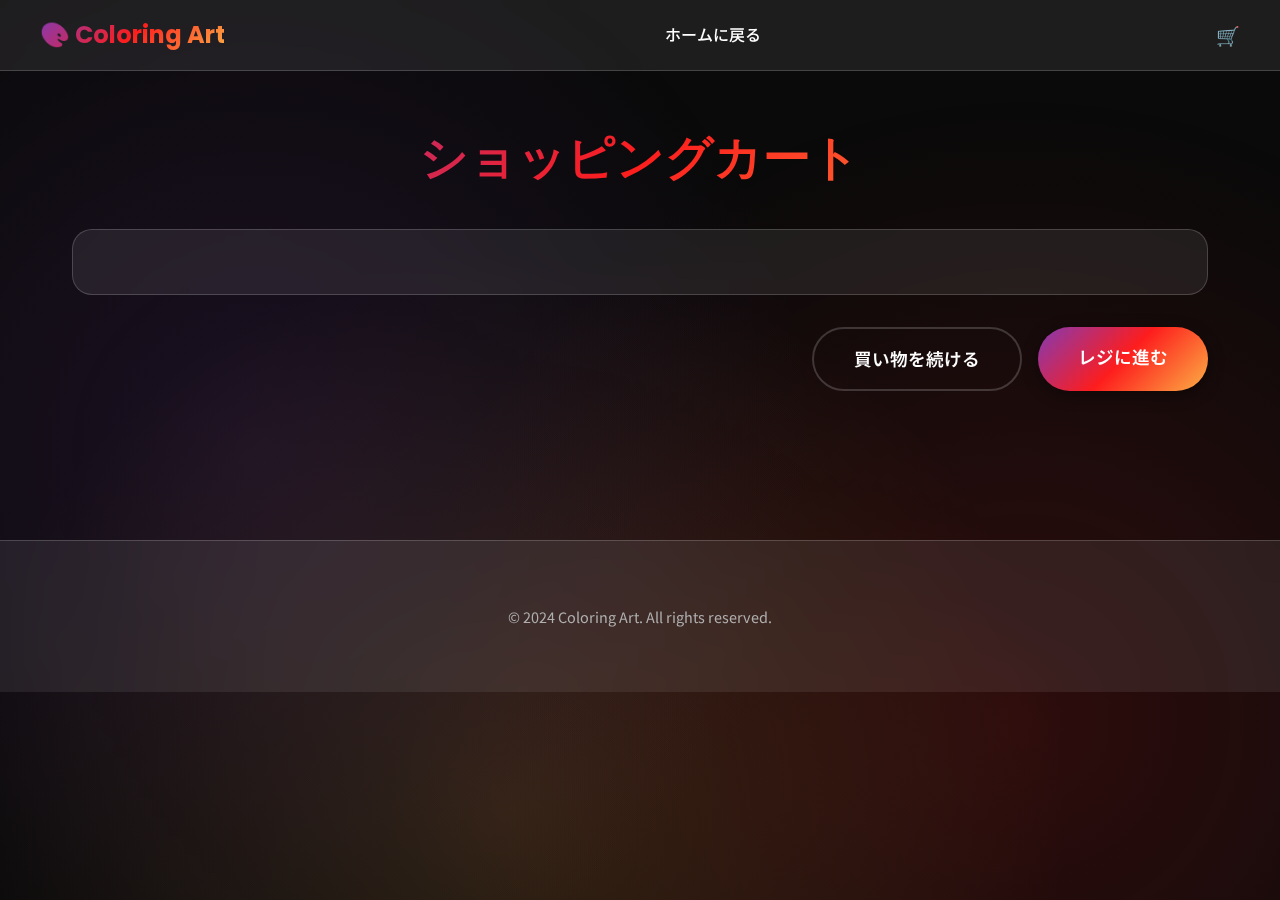
<file: cart.html>
<!DOCTYPE html>
<html lang="ja">

<head>
    <meta charset="UTF-8">
    <meta name="viewport" content="width=device-width, initial-scale=1.0">
    <title>カート | Coloring Art</title>
    <!-- Google Fonts -->
    <link rel="preconnect" href="https://fonts.googleapis.com">
    <link rel="preconnect" href="https://fonts.gstatic.com" crossorigin>
    <link
        href="https://fonts.googleapis.com/css2?family=Noto+Sans+JP:wght@400;500;700;900&family=Poppins:wght@400;600;700;800&display=swap"
        rel="stylesheet">
    <!-- Stylesheet -->
    <link rel="stylesheet" href="styles.css">
    <style>
        .cart-section {
            padding-top: 120px;
            min-height: 60vh;
        }

        .cart-items {
            background: var(--glass-bg);
            backdrop-filter: blur(10px);
            border: 1px solid var(--glass-border);
            border-radius: 20px;
            padding: 2rem;
            margin-bottom: 2rem;
        }

        .cart-item {
            display: flex;
            align-items: center;
            padding: 1rem 0;
            border-bottom: 1px solid var(--glass-border);
        }

        .cart-item:last-child {
            border-bottom: none;
        }

        .cart-item img {
            width: 80px;
            height: 80px;
            object-fit: cover;
            border-radius: 10px;
            margin-right: 1.5rem;
        }

        .cart-item-info {
            flex: 1;
        }

        .cart-item-title {
            font-weight: bold;
            font-size: 1.1rem;
            margin-bottom: 0.3rem;
        }

        .cart-item-price {
            color: var(--text-accent);
        }

        .btn-remove {
            background: transparent;
            border: 1px solid #ff6b6b;
            color: #ff6b6b;
            padding: 0.3rem 0.8rem;
            border-radius: 5px;
            cursor: pointer;
            transition: var(--transition-fast);
        }

        .btn-remove:hover {
            background: #ff6b6b;
            color: white;
        }

        .cart-total {
            text-align: right;
            font-size: 1.5rem;
            font-weight: bold;
            margin-top: 1rem;
            padding-top: 1rem;
            border-top: 2px solid var(--glass-border);
        }

        .cart-actions {
            display: flex;
            justify-content: flex-end;
            gap: 1rem;
            margin-top: 2rem;
        }

        .empty-cart-msg {
            text-align: center;
            padding: 3rem;
            color: var(--text-secondary);
        }
    </style>
</head>

<body>
    <!-- ヘッダー -->
    <header id="header">
        <nav>
            <div class="logo" onclick="location.href='index.html'">🎨 Coloring Art</div>
            <ul class="nav-links" id="navLinks">
                <li><a href="index.html">ホームに戻る</a></li>
            </ul>
            <div style="display: flex; align-items: center; gap: 1rem;">
                <a href="cart.html" class="cart-icon-container">
                    🛒
                    <span class="cart-count" style="display: none;">0</span>
                </a>
            </div>
        </nav>
    </header>

    <section class="cart-section">
        <h2 class="section-title">ショッピングカート</h2>

        <div id="cart-container" class="cart-items">
            <!-- カートの中身がここに表示されます -->
        </div>

        <div class="cart-actions" id="cart-actions">
            <a href="index.html" class="btn-secondary">買い物を続ける</a>
            <a href="checkout.html" class="btn-primary">レジに進む</a>
        </div>
    </section>

    <!-- フッター -->
    <footer>
        <div class="footer-content">
            <p class="footer-text">
                © 2024 Coloring Art. All rights reserved.
            </p>
        </div>
    </footer>

    <script src="script.js"></script>
    <script>
        // カートページ固有のスクリプト
        function renderCartItems() {
            const container = document.getElementById('cart-container');
            const actions = document.getElementById('cart-actions');

            if (cart.items.length === 0) {
                container.innerHTML = '<div class="empty-cart-msg">カートは空です 🍃<br>素敵な塗り絵を探しに行きましょう！</div>';
                actions.style.display = 'none';
                return;
            }

            actions.style.display = 'flex';
            let html = '';

            cart.items.forEach(item => {
                html += `
                    <div class="cart-item">
                        <img src="${item.image}" alt="${item.title}">
                        <div class="cart-item-info">
                            <div class="cart-item-title">${item.title}</div>
                            <div class="cart-item-price">¥${item.price}</div>
                        </div>
                        <button class="btn-remove" onclick="cart.removeItem('${item.id}')">削除</button>
                    </div>
                `;
            });

            html += `
                <div class="cart-total">
                    合計: ¥${cart.getTotal()}
                </div>
            `;

            container.innerHTML = html;
        }

        // ページ読み込み時に表示
        window.addEventListener('DOMContentLoaded', renderCartItems);
    </script>
</body>

</html>
</file>
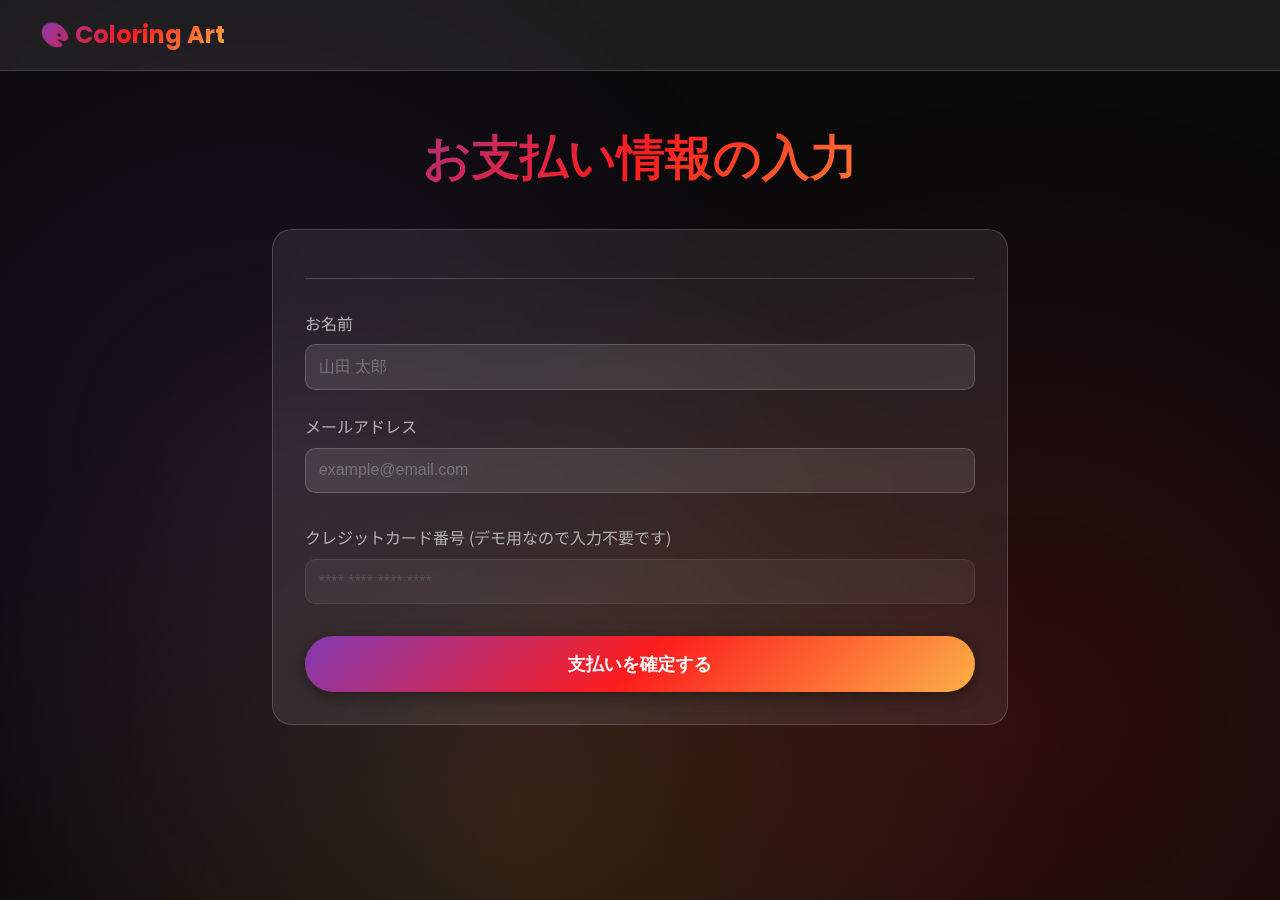
<file: checkout.html>
<!DOCTYPE html>
<html lang="ja">

<head>
    <meta charset="UTF-8">
    <meta name="viewport" content="width=device-width, initial-scale=1.0">
    <title>お支払い | Coloring Art</title>
    <!-- Google Fonts -->
    <link rel="preconnect" href="https://fonts.googleapis.com">
    <link rel="preconnect" href="https://fonts.gstatic.com" crossorigin>
    <link
        href="https://fonts.googleapis.com/css2?family=Noto+Sans+JP:wght@400;500;700;900&family=Poppins:wght@400;600;700;800&display=swap"
        rel="stylesheet">
    <!-- Stylesheet -->
    <link rel="stylesheet" href="styles.css">
    <style>
        .checkout-section {
            padding-top: 120px;
            min-height: 80vh;
            max-width: 800px;
            margin: 0 auto;
        }

        .checkout-form {
            background: var(--glass-bg);
            backdrop-filter: blur(10px);
            border: 1px solid var(--glass-border);
            border-radius: 20px;
            padding: 2rem;
        }

        .form-group {
            margin-bottom: 1.5rem;
        }

        .form-group label {
            display: block;
            margin-bottom: 0.5rem;
            color: var(--text-secondary);
        }

        .form-control {
            width: 100%;
            padding: 0.8rem;
            border-radius: 10px;
            border: 1px solid var(--glass-border);
            background: rgba(255, 255, 255, 0.1);
            color: white;
            font-size: 1rem;
        }

        .form-control:focus {
            outline: none;
            border-color: var(--primary-orange);
        }

        .order-summary {
            margin-bottom: 2rem;
            padding-bottom: 1rem;
            border-bottom: 1px solid var(--glass-border);
        }

        .summary-row {
            display: flex;
            justify-content: space-between;
            margin-bottom: 0.5rem;
        }

        .total-row {
            font-weight: bold;
            font-size: 1.2rem;
            color: var(--text-accent);
            margin-top: 1rem;
        }
    </style>
</head>

<body>
    <header id="header">
        <nav>
            <div class="logo" onclick="location.href='index.html'">🎨 Coloring Art</div>
        </nav>
    </header>

    <section class="checkout-section">
        <h2 class="section-title">お支払い情報の入力</h2>

        <div class="checkout-form">
            <div class="order-summary" id="order-summary">
                <!-- 注文概要 -->
            </div>

            <form id="payment-form" onsubmit="handlePayment(event)">
                <div class="form-group">
                    <label>お名前</label>
                    <input type="text" class="form-control" required placeholder="山田 太郎">
                </div>
                <div class="form-group">
                    <label>メールアドレス</label>
                    <input type="email" class="form-control" required placeholder="example@email.com">
                </div>

                <div class="form-group" style="margin-top: 2rem;">
                    <label>クレジットカード番号 (デモ用なので入力不要です)</label>
                    <input type="text" class="form-control" placeholder="**** **** **** ****" disabled
                        style="opacity: 0.5;">
                </div>

                <div style="text-align: center; margin-top: 2rem;">
                    <button type="submit" class="btn-primary" style="width: 100%;">支払いを確定する</button>
                </div>
            </form>
        </div>
    </section>

    <script src="script.js"></script>
    <script>
        // 注文概要の表示
        window.addEventListener('DOMContentLoaded', () => {
            const summaryDiv = document.getElementById('order-summary');
            if (cart.items.length === 0) {
                location.href = 'cart.html';
                return;
            }

            let html = '<h3>注文内容</h3>';
            cart.items.forEach(item => {
                html += `
                    <div class="summary-row">
                        <span>${item.title}</span>
                        <span>¥${item.price}</span>
                    </div>
                `;
            });
            html += `
                <div class="summary-row total-row">
                    <span>合計</span>
                    <span>¥${cart.getTotal()}</span>
                </div>
            `;
            summaryDiv.innerHTML = html;
        });

        function handlePayment(e) {
            e.preventDefault();
            // 決済処理のシミュレーション
            const btn = e.target.querySelector('button');
            btn.textContent = '処理中...';
            btn.disabled = true;

            setTimeout(() => {
                // カートを空にする
                localStorage.removeItem('coloringCart');
                // 完了ページへ
                location.href = 'success.html';
            }, 1500);
        }
    </script>
</body>

</html>
</file>
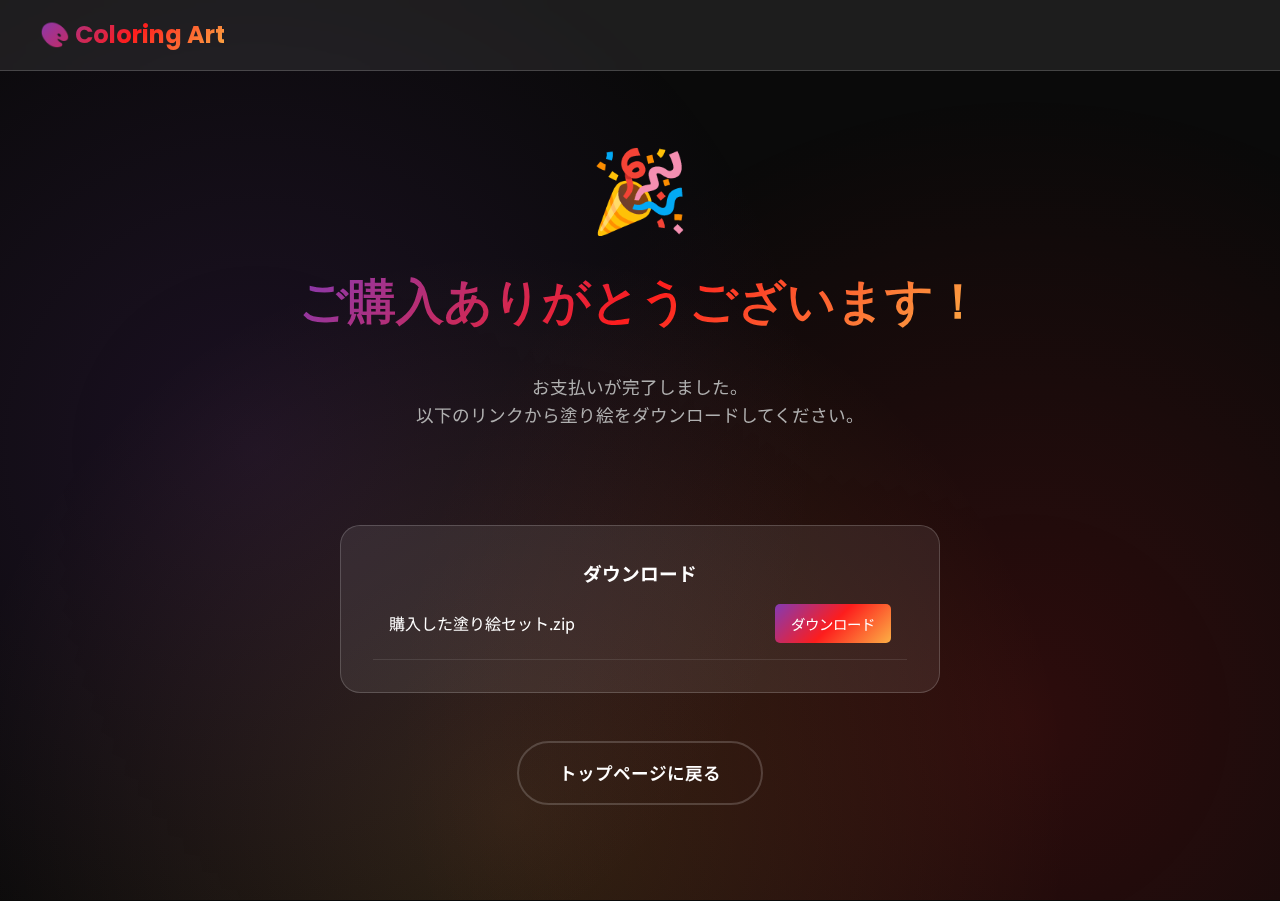
<file: success.html>
<!DOCTYPE html>
<html lang="ja">

<head>
    <meta charset="UTF-8">
    <meta name="viewport" content="width=device-width, initial-scale=1.0">
    <title>購入完了 | Coloring Art</title>
    <!-- Google Fonts -->
    <link rel="preconnect" href="https://fonts.googleapis.com">
    <link rel="preconnect" href="https://fonts.gstatic.com" crossorigin>
    <link
        href="https://fonts.googleapis.com/css2?family=Noto+Sans+JP:wght@400;500;700;900&family=Poppins:wght@400;600;700;800&display=swap"
        rel="stylesheet">
    <!-- Stylesheet -->
    <link rel="stylesheet" href="styles.css">
    <style>
        .success-section {
            padding-top: 120px;
            min-height: 80vh;
            text-align: center;
            display: flex;
            flex-direction: column;
            align-items: center;
        }

        .success-icon {
            font-size: 5rem;
            margin-bottom: 1rem;
            animation: popIn 0.5s cubic-bezier(0.175, 0.885, 0.32, 1.275);
        }

        @keyframes popIn {
            from {
                transform: scale(0);
            }

            to {
                transform: scale(1);
            }
        }

        .download-list {
            margin-top: 2rem;
            background: var(--glass-bg);
            padding: 2rem;
            border-radius: 20px;
            border: 1px solid var(--glass-border);
            max-width: 600px;
            width: 90%;
        }

        .download-item {
            display: flex;
            justify-content: space-between;
            align-items: center;
            padding: 1rem;
            border-bottom: 1px solid rgba(255, 255, 255, 0.1);
        }

        .download-btn {
            background: var(--primary-gradient);
            color: white;
            padding: 0.5rem 1rem;
            border-radius: 5px;
            text-decoration: none;
            font-size: 0.9rem;
        }
    </style>
</head>

<body>
    <header id="header">
        <nav>
            <div class="logo" onclick="location.href='index.html'">🎨 Coloring Art</div>
        </nav>
    </header>

    <section class="success-section">
        <div class="success-icon">🎉</div>
        <h2 class="section-title">ご購入ありがとうございます！</h2>
        <p class="section-subtitle">
            お支払いが完了しました。<br>
            以下のリンクから塗り絵をダウンロードしてください。
        </p>

        <div class="download-list">
            <h3>ダウンロード</h3>
            <div class="download-item">
                <span>購入した塗り絵セット.zip</span>
                <a href="#" class="download-btn" onclick="alert('デモサイトのため実際のファイルはありません')">ダウンロード</a>
            </div>
        </div>

        <div style="margin-top: 3rem;">
            <a href="index.html" class="btn-secondary">トップページに戻る</a>
        </div>
    </section>

    <script src="script.js"></script>
</body>

</html>
</file>
<file: styles.css>
/* ===== CSS変数とデザインシステム ===== */
:root {
  /* カラーパレット - インスタグラムインスパイア */
  --primary-gradient: linear-gradient(135deg, #833ab4 0%, #fd1d1d 50%, #fcb045 100%);
  --primary-purple: #833ab4;
  --primary-pink: #fd1d1d;
  --primary-orange: #fcb045;

  /* ニュートラルカラー */
  --bg-dark: #0a0a0a;
  --bg-card: rgba(255, 255, 255, 0.05);
  --bg-card-hover: rgba(255, 255, 255, 0.1);
  --text-primary: #ffffff;
  --text-secondary: #b0b0b0;
  --text-accent: #fcb045;

  /* グラスモーフィズム */
  --glass-bg: rgba(255, 255, 255, 0.08);
  --glass-border: rgba(255, 255, 255, 0.18);

  /* スペーシング */
  --spacing-xs: 0.5rem;
  --spacing-sm: 1rem;
  --spacing-md: 2rem;
  --spacing-lg: 4rem;
  --spacing-xl: 6rem;

  /* タイポグラフィ */
  --font-primary: 'Noto Sans JP', sans-serif;
  --font-accent: 'Poppins', sans-serif;

  /* トランジション */
  --transition-fast: 0.2s ease;
  --transition-normal: 0.3s ease;
  --transition-slow: 0.5s ease;

  /* シャドウ */
  --shadow-sm: 0 2px 8px rgba(0, 0, 0, 0.3);
  --shadow-md: 0 4px 16px rgba(0, 0, 0, 0.4);
  --shadow-lg: 0 8px 32px rgba(0, 0, 0, 0.5);
  --shadow-glow: 0 0 20px rgba(252, 176, 69, 0.3);
}

/* ===== リセットとベーススタイル ===== */
* {
  margin: 0;
  padding: 0;
  box-sizing: border-box;
}

html {
  scroll-behavior: smooth;
}

body {
  font-family: var(--font-primary);
  background: var(--bg-dark);
  color: var(--text-primary);
  line-height: 1.6;
  overflow-x: hidden;
}

/* 背景グラデーションアニメーション */
body::before {
  content: '';
  position: fixed;
  top: 0;
  left: 0;
  width: 100%;
  height: 100%;
  background: radial-gradient(circle at 20% 50%, rgba(131, 58, 180, 0.15) 0%, transparent 50%),
    radial-gradient(circle at 80% 80%, rgba(253, 29, 29, 0.15) 0%, transparent 50%),
    radial-gradient(circle at 40% 90%, rgba(252, 176, 69, 0.15) 0%, transparent 50%);
  z-index: -1;
  animation: gradientShift 15s ease infinite;
}

@keyframes gradientShift {

  0%,
  100% {
    opacity: 1;
  }

  50% {
    opacity: 0.7;
  }
}

/* ===== ヘッダーとナビゲーション ===== */
header {
  position: fixed;
  top: 0;
  left: 0;
  width: 100%;
  padding: var(--spacing-sm) var(--spacing-md);
  background: var(--glass-bg);
  backdrop-filter: blur(10px);
  border-bottom: 1px solid var(--glass-border);
  z-index: 1000;
  transition: var(--transition-normal);
}

header.scrolled {
  background: rgba(10, 10, 10, 0.95);
  box-shadow: var(--shadow-md);
}

nav {
  max-width: 1200px;
  margin: 0 auto;
  display: flex;
  justify-content: space-between;
  align-items: center;
}

.logo {
  font-family: var(--font-accent);
  font-size: 1.5rem;
  font-weight: 700;
  background: var(--primary-gradient);
  -webkit-background-clip: text;
  -webkit-text-fill-color: transparent;
  background-clip: text;
  cursor: pointer;
  transition: var(--transition-fast);
}

.logo:hover {
  transform: scale(1.05);
}

.nav-links {
  display: flex;
  gap: var(--spacing-md);
  list-style: none;
}

.nav-links a {
  color: var(--text-primary);
  text-decoration: none;
  font-weight: 500;
  transition: var(--transition-fast);
  position: relative;
}

.nav-links a::after {
  content: '';
  position: absolute;
  bottom: -5px;
  left: 0;
  width: 0;
  height: 2px;
  background: var(--primary-gradient);
  transition: var(--transition-fast);
}

.nav-links a:hover::after {
  width: 100%;
}

.nav-links a:hover {
  color: var(--text-accent);
}

.instagram-btn {
  padding: 0.6rem 1.5rem;
  background: var(--primary-gradient);
  border: none;
  border-radius: 50px;
  color: white;
  font-weight: 600;
  cursor: pointer;
  transition: var(--transition-normal);
  box-shadow: var(--shadow-sm);
  text-decoration: none;
  display: inline-block;
}

.instagram-btn:hover {
  transform: translateY(-2px);
  box-shadow: var(--shadow-glow);
}

/* ハンバーガーメニュー */
.hamburger {
  display: none;
  flex-direction: column;
  gap: 5px;
  cursor: pointer;
  z-index: 1001;
}

.hamburger span {
  width: 25px;
  height: 3px;
  background: var(--text-primary);
  transition: var(--transition-fast);
  border-radius: 2px;
}

/* ===== ヒーローセクション ===== */
.hero {
  min-height: 100vh;
  display: flex;
  align-items: center;
  justify-content: center;
  text-align: center;
  padding: var(--spacing-xl) var(--spacing-md);
  position: relative;
  overflow: hidden;
}

.hero-content {
  max-width: 800px;
  z-index: 1;
  animation: fadeInUp 1s ease;
}

@keyframes fadeInUp {
  from {
    opacity: 0;
    transform: translateY(30px);
  }

  to {
    opacity: 1;
    transform: translateY(0);
  }
}

.hero h1 {
  font-family: var(--font-accent);
  font-size: clamp(2.5rem, 8vw, 4.5rem);
  font-weight: 800;
  margin-bottom: var(--spacing-sm);
  background: var(--primary-gradient);
  -webkit-background-clip: text;
  -webkit-text-fill-color: transparent;
  background-clip: text;
  line-height: 1.2;
}

.hero p {
  font-size: clamp(1rem, 3vw, 1.3rem);
  color: var(--text-secondary);
  margin-bottom: var(--spacing-md);
  line-height: 1.8;
}

.cta-buttons {
  display: flex;
  gap: var(--spacing-sm);
  justify-content: center;
  flex-wrap: wrap;
}

.btn-primary,
.btn-secondary {
  padding: 1rem 2.5rem;
  border-radius: 50px;
  font-weight: 600;
  font-size: 1.1rem;
  cursor: pointer;
  transition: var(--transition-normal);
  text-decoration: none;
  display: inline-block;
}

.btn-primary {
  background: var(--primary-gradient);
  color: white;
  border: none;
  box-shadow: var(--shadow-md);
}

.btn-primary:hover {
  transform: translateY(-3px);
  box-shadow: var(--shadow-glow);
}

.btn-secondary {
  background: transparent;
  color: var(--text-primary);
  border: 2px solid var(--glass-border);
}

.btn-secondary:hover {
  background: var(--glass-bg);
  border-color: var(--primary-orange);
}

/* ===== セクション共通スタイル ===== */
section {
  padding: var(--spacing-xl) var(--spacing-md);
  max-width: 1200px;
  margin: 0 auto;
}

.section-title {
  font-family: var(--font-accent);
  font-size: clamp(2rem, 5vw, 3rem);
  font-weight: 700;
  text-align: center;
  margin-bottom: var(--spacing-md);
  background: var(--primary-gradient);
  -webkit-background-clip: text;
  -webkit-text-fill-color: transparent;
  background-clip: text;
}

.section-subtitle {
  text-align: center;
  color: var(--text-secondary);
  font-size: 1.1rem;
  margin-bottom: var(--spacing-lg);
  max-width: 600px;
  margin-left: auto;
  margin-right: auto;
}

/* ===== ギャラリーセクション ===== */
.gallery-grid {
  display: grid;
  grid-template-columns: repeat(auto-fit, minmax(300px, 1fr));
  gap: var(--spacing-md);
  margin-top: var(--spacing-lg);
}

.gallery-item {
  position: relative;
  border-radius: 20px;
  overflow: hidden;
  background: var(--bg-card);
  backdrop-filter: blur(10px);
  border: 1px solid var(--glass-border);
  transition: var(--transition-normal);
  cursor: pointer;
  animation: fadeIn 0.6s ease;
}

@keyframes fadeIn {
  from {
    opacity: 0;
    transform: scale(0.9);
  }

  to {
    opacity: 1;
    transform: scale(1);
  }
}

.gallery-item:hover {
  transform: translateY(-10px);
  box-shadow: var(--shadow-lg);
  border-color: var(--primary-orange);
}

.gallery-item img {
  width: 100%;
  height: 300px;
  object-fit: cover;
  transition: var(--transition-slow);
}

.gallery-item:hover img {
  transform: scale(1.1);
}

.gallery-info {
  padding: var(--spacing-sm);
  background: var(--glass-bg);
}

.gallery-info h3 {
  font-family: var(--font-accent);
  font-size: 1.3rem;
  margin-bottom: 0.5rem;
  color: var(--text-primary);
}

.gallery-info p {
  color: var(--text-secondary);
  font-size: 0.95rem;
}

.price {
  display: inline-block;
  margin-top: 0.5rem;
  padding: 0.3rem 1rem;
  background: var(--primary-gradient);
  border-radius: 20px;
  font-weight: 600;
  font-size: 1.1rem;
}

/* ===== 特徴セクション ===== */
.features-grid {
  display: grid;
  grid-template-columns: repeat(auto-fit, minmax(250px, 1fr));
  gap: var(--spacing-md);
  margin-top: var(--spacing-lg);
}

.feature-card {
  padding: var(--spacing-md);
  background: var(--glass-bg);
  backdrop-filter: blur(10px);
  border: 1px solid var(--glass-border);
  border-radius: 20px;
  text-align: center;
  transition: var(--transition-normal);
}

.feature-card:hover {
  transform: translateY(-5px);
  background: var(--bg-card-hover);
  box-shadow: var(--shadow-md);
}

.feature-icon {
  font-size: 3rem;
  margin-bottom: var(--spacing-sm);
}

.feature-card h3 {
  font-family: var(--font-accent);
  font-size: 1.3rem;
  margin-bottom: var(--spacing-xs);
  color: var(--text-accent);
}

.feature-card p {
  color: var(--text-secondary);
  line-height: 1.6;
}

/* ===== 購入方法セクション ===== */
.steps-container {
  display: grid;
  grid-template-columns: repeat(auto-fit, minmax(200px, 1fr));
  gap: var(--spacing-md);
  margin-top: var(--spacing-lg);
}

.step {
  position: relative;
  padding: var(--spacing-md);
  background: var(--glass-bg);
  backdrop-filter: blur(10px);
  border: 1px solid var(--glass-border);
  border-radius: 20px;
  text-align: center;
  transition: var(--transition-normal);
}

.step:hover {
  transform: scale(1.05);
  background: var(--bg-card-hover);
}

.step-number {
  display: inline-block;
  width: 50px;
  height: 50px;
  line-height: 50px;
  border-radius: 50%;
  background: var(--primary-gradient);
  font-family: var(--font-accent);
  font-size: 1.5rem;
  font-weight: 700;
  margin-bottom: var(--spacing-sm);
}

.step h3 {
  font-family: var(--font-accent);
  font-size: 1.2rem;
  margin-bottom: var(--spacing-xs);
}

.step p {
  color: var(--text-secondary);
  font-size: 0.95rem;
}

/* ===== フッター ===== */
footer {
  background: var(--glass-bg);
  backdrop-filter: blur(10px);
  border-top: 1px solid var(--glass-border);
  padding: var(--spacing-lg) var(--spacing-md);
  text-align: center;
}

.footer-content {
  max-width: 1200px;
  margin: 0 auto;
}

.social-links {
  display: flex;
  gap: var(--spacing-sm);
  justify-content: center;
  margin-bottom: var(--spacing-md);
}

.social-links a {
  display: inline-flex;
  align-items: center;
  justify-content: center;
  width: 50px;
  height: 50px;
  border-radius: 50%;
  background: var(--glass-bg);
  border: 1px solid var(--glass-border);
  color: var(--text-primary);
  font-size: 1.5rem;
  transition: var(--transition-normal);
  text-decoration: none;
}

.social-links a:hover {
  background: var(--primary-gradient);
  transform: translateY(-3px);
  box-shadow: var(--shadow-glow);
}

.footer-text {
  color: var(--text-secondary);
  font-size: 0.9rem;
}

/* ===== モーダル ===== */
.modal {
  display: none;
  position: fixed;
  top: 0;
  left: 0;
  width: 100%;
  height: 100%;
  background: rgba(0, 0, 0, 0.9);
  z-index: 2000;
  justify-content: center;
  align-items: center;
  backdrop-filter: blur(5px);
  animation: fadeIn 0.3s ease;
}

.modal.active {
  display: flex;
}

.modal-content {
  position: relative;
  max-width: 90%;
  max-height: 90%;
  animation: scaleIn 0.3s ease;
}

@keyframes scaleIn {
  from {
    transform: scale(0.8);
    opacity: 0;
  }

  to {
    transform: scale(1);
    opacity: 1;
  }
}

.modal-content img {
  max-width: 100%;
  max-height: 90vh;
  border-radius: 10px;
  box-shadow: var(--shadow-lg);
}

.modal-close {
  position: absolute;
  top: -40px;
  right: 0;
  font-size: 2rem;
  color: white;
  cursor: pointer;
  background: none;
  border: none;
  transition: var(--transition-fast);
}

.modal-close:hover {
  color: var(--primary-orange);
  transform: rotate(90deg);
}

/* ===== レスポンシブデザイン ===== */
@media (max-width: 768px) {
  .nav-links {
    position: fixed;
    top: 0;
    right: -100%;
    width: 70%;
    height: 100vh;
    background: rgba(10, 10, 10, 0.98);
    flex-direction: column;
    padding: var(--spacing-xl) var(--spacing-md);
    transition: var(--transition-normal);
    border-left: 1px solid var(--glass-border);
  }

  .nav-links.active {
    right: 0;
  }

  .hamburger {
    display: flex;
  }

  .hamburger.active span:nth-child(1) {
    transform: rotate(45deg) translate(8px, 8px);
  }

  .hamburger.active span:nth-child(2) {
    opacity: 0;
  }

  .hamburger.active span:nth-child(3) {
    transform: rotate(-45deg) translate(7px, -7px);
  }

  .gallery-grid {
    grid-template-columns: 1fr;
  }

  .features-grid,
  .steps-container {
    grid-template-columns: 1fr;
  }

  .cta-buttons {
    flex-direction: column;
  }
}

/* ===== スクロールアニメーション ===== */
.fade-in {
  opacity: 0;
  transform: translateY(30px);
  transition: opacity 0.6s ease, transform 0.6s ease;
}

.fade-in.visible {
  opacity: 1;
  transform: translateY(0);
}

/* ===== キッズ向けセクション ===== */
.kids-section {
  background-color: #fff9e6;
  /* 薄い黄色 */
  padding: 4rem 2rem;
  position: relative;
  overflow: hidden;
  border-top: 5px dashed #ffb703;
  border-bottom: 5px dashed #ffb703;
}

.kids-title {
  font-family: 'M PLUS Rounded 1c', 'Varela Round', sans-serif;
  /* 丸ゴシック系 */
  color: #ff6b6b;
  text-shadow: 2px 2px 0px #ffd93d;
}

.kids-emoji {
  display: inline-block;
  animation: bounce 2s infinite;
}

@keyframes bounce {

  0%,
  20%,
  50%,
  80%,
  100% {
    transform: translateY(0);
  }

  40% {
    transform: translateY(-10px);
  }

  60% {
    transform: translateY(-5px);
  }
}

.kids-grid {
  display: grid;
  grid-template-columns: repeat(auto-fit, minmax(300px, 1fr));
  gap: 2rem;
  max-width: 1000px;
  margin: 3rem auto;
}

.kids-card {
  background: white;
  border-radius: 20px;
  padding: 1.5rem;
  box-shadow: 0 10px 20px rgba(0, 0, 0, 0.1);
  border: 3px solid #4ecdc4;
  text-align: center;
  transition: transform 0.3s ease;
}

.kids-card:hover {
  transform: translateY(-10px) rotate(1deg);
}

.image-comparison {
  display: flex;
  align-items: center;
  justify-content: center;
  gap: 0.5rem;
  margin-bottom: 1rem;
}

.image-box {
  flex: 1;
  position: relative;
}

.label-text {
  display: block;
  font-size: 0.8rem;
  background: #ff6b6b;
  color: white;
  padding: 2px 8px;
  border-radius: 10px;
  margin-bottom: 5px;
  font-weight: bold;
}

.kids-img-line,
.kids-img-color {
  width: 100%;
  height: auto;
  border-radius: 10px;
  border: 2px solid #eee;
}

.arrow {
  font-size: 1.5rem;
  color: #4ecdc4;
  font-weight: bold;
}

.kids-card h3 {
  color: #2d3436;
  font-size: 1.5rem;
  margin: 0.5rem 0;
}

.kids-card p {
  color: #636e72;
  margin-bottom: 1.5rem;
}

.btn-kids {
  background: linear-gradient(45deg, #ff6b6b, #ff8e8e);
  color: white;
  border: none;
  padding: 0.8rem 2rem;
  border-radius: 50px;
  font-size: 1.1rem;
  font-weight: bold;
  cursor: pointer;
  box-shadow: 0 4px 15px rgba(255, 107, 107, 0.4);
  transition: transform 0.2s;
}

.btn-kids:hover {
  transform: scale(1.05);
}

.kids-decoration-top,
.kids-decoration-bottom {
  font-size: 3rem;
  position: absolute;
  opacity: 0.5;
}

.kids-decoration-top {
  top: 20px;
  left: 20px;
  animation: float 3s ease-in-out infinite;
}

.kids-decoration-bottom {
  bottom: 20px;
  right: 20px;
  animation: float 4s ease-in-out infinite reverse;
}

@keyframes float {
  0% {
    transform: translateY(0px);
  }

  50% {
    transform: translateY(-10px);
  }

  100% {
    transform: translateY(0px);
  }
}/* ===== カート機能のスタイル ===== */
.btn-add-cart {
    display: block;
    width: 100%;
    margin-top: 0.8rem;
    padding: 0.5rem;
    background: transparent;
    border: 1px solid var(--primary-orange);
    color: var(--primary-orange);
    border-radius: 5px;
    cursor: pointer;
    transition: var(--transition-fast);
    font-weight: 600;
}

.btn-add-cart:hover {
    background: var(--primary-orange);
    color: white;
}

.cart-notification {
    position: fixed;
    bottom: 20px;
    right: 20px;
    background: var(--primary-gradient);
    color: white;
    padding: 1rem 2rem;
    border-radius: 50px;
    box-shadow: var(--shadow-lg);
    z-index: 3000;
    transform: translateY(100px);
    opacity: 0;
    transition: all 0.3s ease;
}

.cart-notification.show {
    transform: translateY(0);
    opacity: 1;
}

.cart-icon-container {
    position: relative;
    display: flex;
    align-items: center;
    color: var(--text-primary);
    text-decoration: none;
    font-size: 1.2rem;
    margin-left: 1rem;
    transition: var(--transition-fast);
}

.cart-icon-container:hover {
    color: var(--text-accent);
    transform: scale(1.1);
}

.cart-count {
    position: absolute;
    top: -8px;
    right: -8px;
    background: var(--primary-pink);
    color: white;
    font-size: 0.7rem;
    font-weight: bold;
    width: 18px;
    height: 18px;
    border-radius: 50%;
    display: flex;
    align-items: center;
    justify-content: center;
    border: 2px solid var(--bg-dark);
}
</file>
